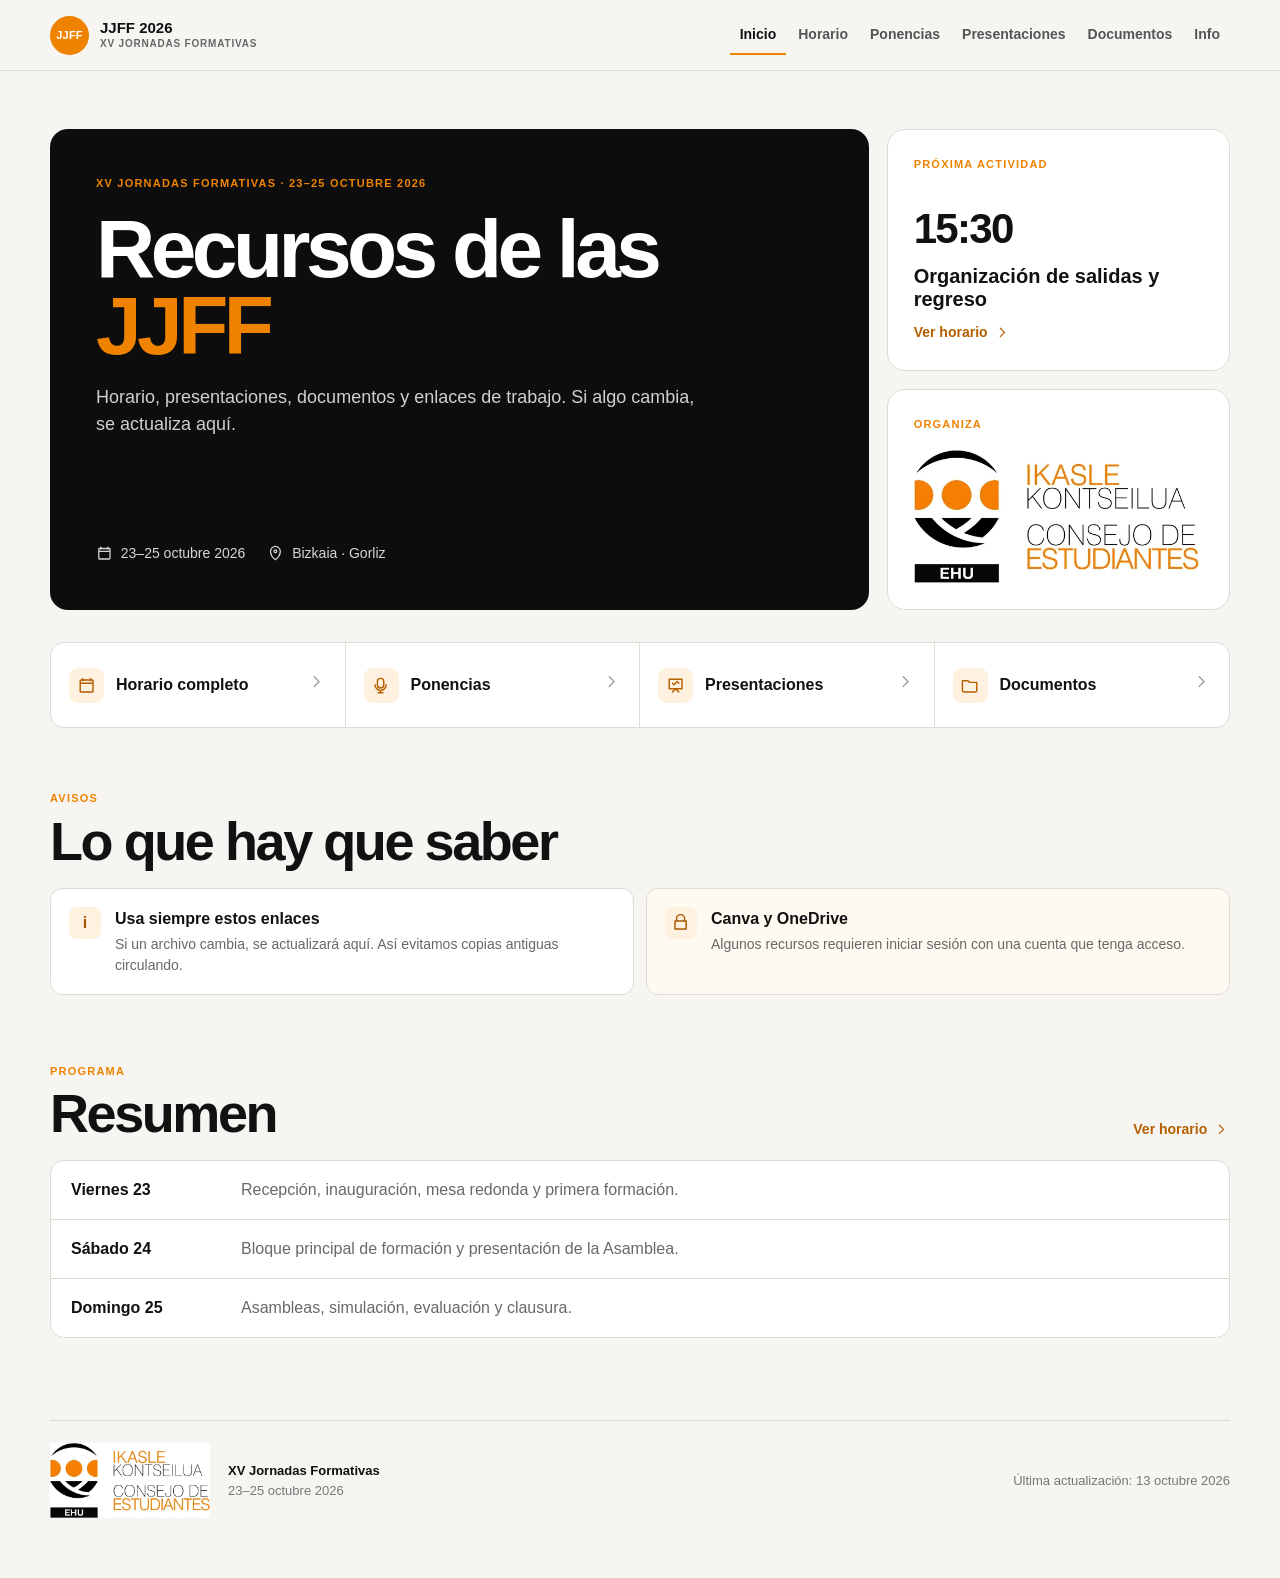
<file: index.html>
<!doctype html><html lang="es"><head><meta charset="utf-8"><meta name="viewport" content="width=device-width,initial-scale=1"><meta name="theme-color" content="#f28c00"><link rel="icon" href="assets/img/favicon.svg"><link rel="stylesheet" href="assets/css/styles.css"><title>JJFF 2026 · Recursos</title><meta name="description" content="Recursos de las XV Jornadas Formativas del Consejo de Estudiantes de la EHU."></head><body><header class="site-header"><div class="container nav"><a class="brand" href="index.html"><span class="brand-mark">JJFF</span><span class="brand-copy"><span>JJFF 2026</span><small>XV Jornadas Formativas</small></span></a><nav class="nav-links" aria-label="Navegación principal"><a class="nav-link" href="index.html">Inicio</a><a class="nav-link" href="horario.html">Horario</a><a class="nav-link" href="ponencias.html">Ponencias</a><a class="nav-link" href="presentaciones.html">Presentaciones</a><a class="nav-link" href="documentos.html">Documentos</a><a class="nav-link" href="info.html">Info</a></nav><button class="menu-button" aria-label="Abrir menú" aria-expanded="false">☰</button></div></header><main>
<section class="hero"><div class="container hero-grid"><div class="hero-main"><div class="eyebrow">XV Jornadas Formativas · <span data-dates></span></div><h1>Recursos de las <span>JJFF</span></h1><p class="hero-lead">Horario, presentaciones, documentos y enlaces de trabajo. Si algo cambia, se actualiza aquí.</p><div class="hero-meta"><span><svg viewBox="0 0 24 24"><path d="M7 3v3M17 3v3M4 9h16M5 5h14a1 1 0 0 1 1 1v13a1 1 0 0 1-1 1H5a1 1 0 0 1-1-1V6a1 1 0 0 1 1-1Z"/></svg><span data-dates></span></span><span><svg viewBox="0 0 24 24"><path d="M12 21s7-5 7-12a7 7 0 1 0-14 0c0 7 7 12 7 12Z"/><circle cx="12" cy="9" r="2"/></svg><span data-location></span></span></div></div><div class="hero-side"><aside class="next-card" id="next-session"></aside><aside class="organizer-card"><span class="small-label">Organiza</span><img data-council-logo alt="Consejo de Estudiantes de la EHU"></aside></div></div></section>
<section class="quick-section"><div class="container quick-grid" id="quick-links"></div></section>
<section class="section compact-section"><div class="container"><div class="section-head"><div><div class="section-kicker">Avisos</div><h2>Lo que hay que saber</h2></div></div><div class="notices" id="notices"></div></div></section>
<section class="section compact-section"><div class="container"><div class="section-head"><div><div class="section-kicker">Programa</div><h2>Resumen</h2></div><a href="horario.html" class="text-link">Ver horario <svg viewBox="0 0 24 24"><path d="m9 18 6-6-6-6"/></svg></a></div><div class="day-summary"><article><strong>Viernes 23</strong><span>Recepción, inauguración, mesa redonda y primera formación.</span></article><article><strong>Sábado 24</strong><span>Bloque principal de formación y presentación de la Asamblea.</span></article><article><strong>Domingo 25</strong><span>Asambleas, simulación, evaluación y clausura.</span></article></div></div></section>
</main><footer class="footer"><div class="container footer-inner"><div class="footer-brand"><img data-council-logo alt="Consejo de Estudiantes de la EHU"><div><strong data-edition>XV Jornadas Formativas</strong><br><span data-dates>23–25 octubre 2026</span></div></div><div class="footer-copy">Última actualización: <span data-updated></span></div></div></footer><script src="assets/js/brand.js"></script><script src="assets/js/data.js"></script><script src="assets/js/site.js"></script></body></html>
</file>
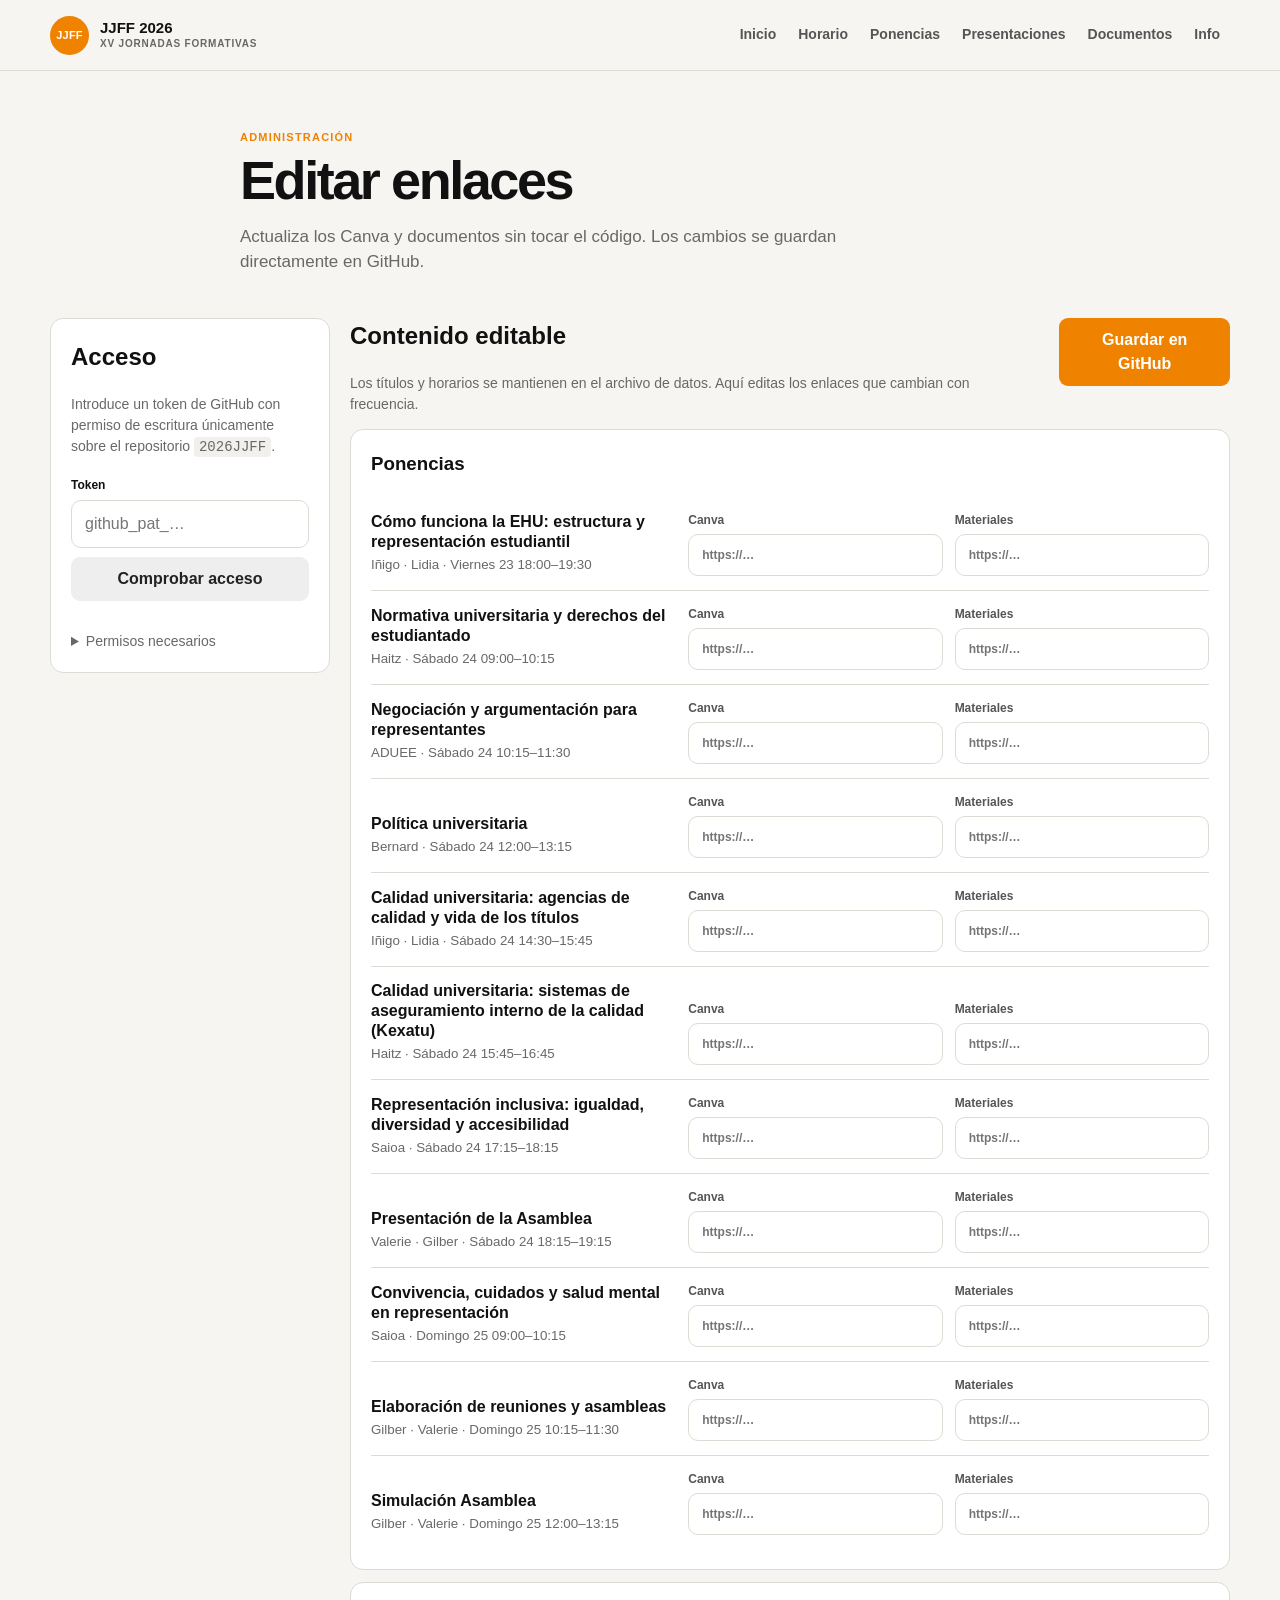
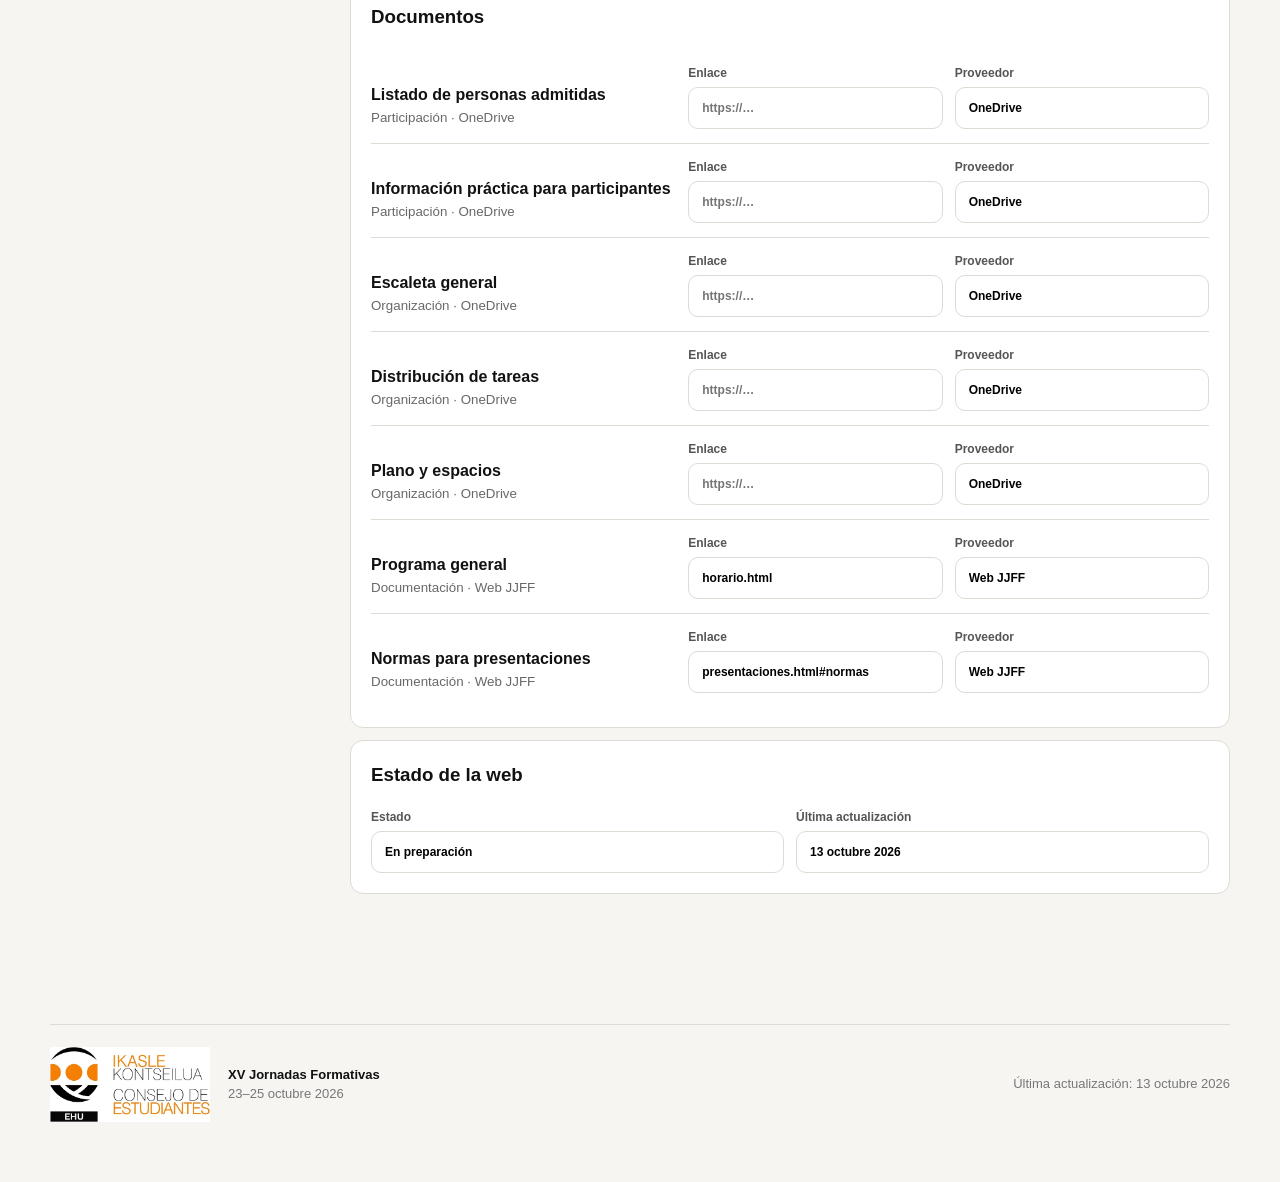
<file: admin.html>
<!doctype html><html lang="es"><head><meta charset="utf-8"><meta name="viewport" content="width=device-width,initial-scale=1"><meta name="theme-color" content="#f28c00"><link rel="icon" href="assets/img/favicon.svg"><link rel="stylesheet" href="assets/css/styles.css"><title>Administración · JJFF 2026</title><meta name="description" content="Panel de administración de enlaces de las JJFF."><meta name="robots" content="noindex,nofollow"></head><body><header class="site-header"><div class="container nav"><a class="brand" href="index.html"><span class="brand-mark">JJFF</span><span class="brand-copy"><span>JJFF 2026</span><small>XV Jornadas Formativas</small></span></a><nav class="nav-links" aria-label="Navegación principal"><a class="nav-link" href="index.html">Inicio</a><a class="nav-link" href="horario.html">Horario</a><a class="nav-link" href="ponencias.html">Ponencias</a><a class="nav-link" href="presentaciones.html">Presentaciones</a><a class="nav-link" href="documentos.html">Documentos</a><a class="nav-link" href="info.html">Info</a></nav><button class="menu-button" aria-label="Abrir menú" aria-expanded="false">☰</button></div></header><main class="admin-main"><section class="page-hero admin-hero"><div class="container page-head"><div class="section-kicker">Administración</div><h1>Editar enlaces</h1><p>Actualiza los Canva y documentos sin tocar el código. Los cambios se guardan directamente en GitHub.</p></div></section><section class="section content-section"><div class="container admin-layout"><aside class="admin-auth"><h2>Acceso</h2><p>Introduce un token de GitHub con permiso de escritura únicamente sobre el repositorio <code>2026JJFF</code>.</p><label class="field-label" for="github-token">Token</label><input class="admin-input" id="github-token" type="password" autocomplete="off" placeholder="github_pat_…"><button class="button secondary" id="test-token" type="button">Comprobar acceso</button><div id="auth-status" class="admin-status" aria-live="polite"></div><details><summary>Permisos necesarios</summary><p>Crea un <em>fine-grained personal access token</em>, limita el acceso a <strong>2026JJFF</strong> y activa <strong>Contents: Read and write</strong>. El token no se guarda en la web ni se incluye en los cambios.</p></details></aside><div class="admin-editor"><div class="admin-topbar"><div><h2>Contenido editable</h2><p>Los títulos y horarios se mantienen en el archivo de datos. Aquí editas los enlaces que cambian con frecuencia.</p></div><button class="button primary" id="save-admin" type="button">Guardar en GitHub</button></div><section class="admin-panel"><h3>Ponencias</h3><div id="admin-talks"></div></section><section class="admin-panel"><h3>Documentos</h3><div id="admin-resources"></div></section><section class="admin-panel"><h3>Estado de la web</h3><div class="admin-grid-two"><label><span>Estado</span><input class="admin-input" id="admin-status-text"></label><label><span>Última actualización</span><input class="admin-input" id="admin-updated-text"></label></div></section><div id="save-status" class="save-status" aria-live="polite"></div></div></div></section></main><footer class="footer"><div class="container footer-inner"><div class="footer-brand"><img data-council-logo alt="Consejo de Estudiantes de la EHU"><div><strong data-edition>XV Jornadas Formativas</strong><br><span data-dates>23–25 octubre 2026</span></div></div><div class="footer-copy">Última actualización: <span data-updated></span></div></div></footer><script src="assets/js/brand.js"></script><script src="assets/js/data.js"></script><script src="assets/js/site.js"></script><script src="assets/js/admin.js"></script></body></html>
</file>
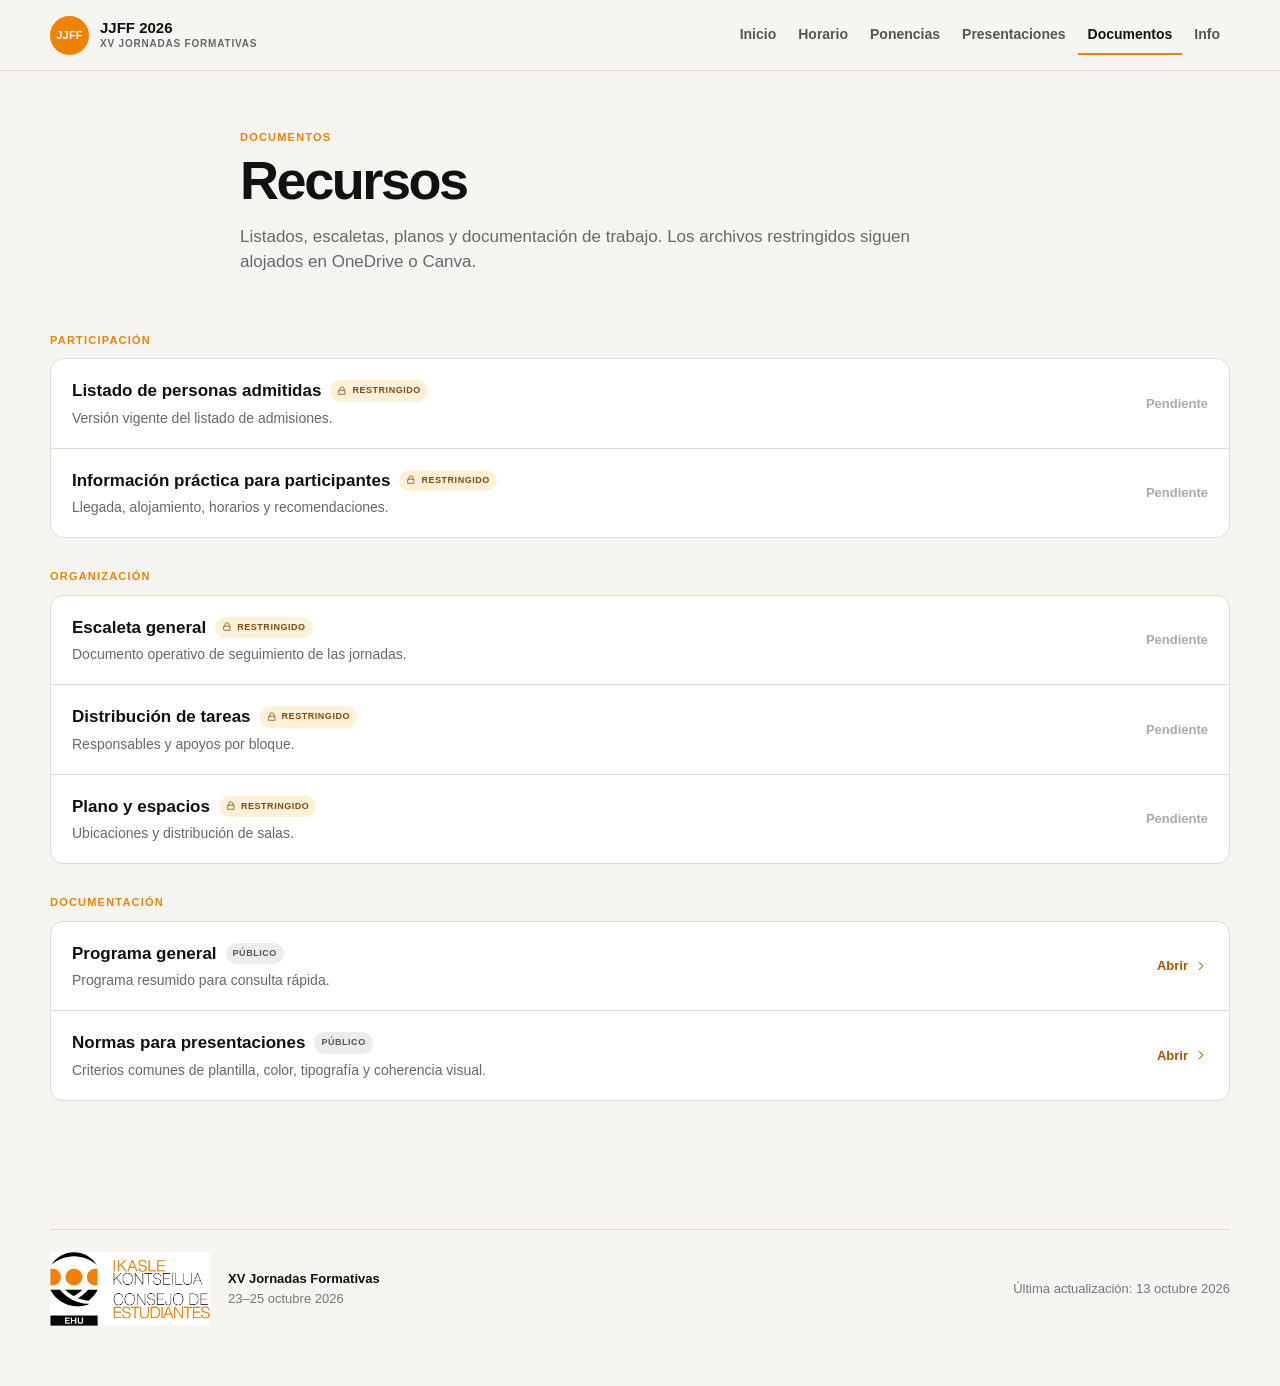
<file: documentos.html>
<!doctype html><html lang="es"><head><meta charset="utf-8"><meta name="viewport" content="width=device-width,initial-scale=1"><meta name="theme-color" content="#f28c00"><link rel="icon" href="assets/img/favicon.svg"><link rel="stylesheet" href="assets/css/styles.css"><title>Documentos · JJFF 2026</title><meta name="description" content="Documentación y recursos de las XV Jornadas Formativas."></head><body><header class="site-header"><div class="container nav"><a class="brand" href="index.html"><span class="brand-mark">JJFF</span><span class="brand-copy"><span>JJFF 2026</span><small>XV Jornadas Formativas</small></span></a><nav class="nav-links" aria-label="Navegación principal"><a class="nav-link" href="index.html">Inicio</a><a class="nav-link" href="horario.html">Horario</a><a class="nav-link" href="ponencias.html">Ponencias</a><a class="nav-link" href="presentaciones.html">Presentaciones</a><a class="nav-link" href="documentos.html">Documentos</a><a class="nav-link" href="info.html">Info</a></nav><button class="menu-button" aria-label="Abrir menú" aria-expanded="false">☰</button></div></header><main><section class="page-hero"><div class="container page-head"><div class="section-kicker">Documentos</div><h1>Recursos</h1><p>Listados, escaletas, planos y documentación de trabajo. Los archivos restringidos siguen alojados en OneDrive o Canva.</p></div></section><section class="section content-section"><div class="container" id="resources"></div></section></main><footer class="footer"><div class="container footer-inner"><div class="footer-brand"><img data-council-logo alt="Consejo de Estudiantes de la EHU"><div><strong data-edition>XV Jornadas Formativas</strong><br><span data-dates>23–25 octubre 2026</span></div></div><div class="footer-copy">Última actualización: <span data-updated></span></div></div></footer><script src="assets/js/brand.js"></script><script src="assets/js/data.js"></script><script src="assets/js/site.js"></script></body></html>
</file>
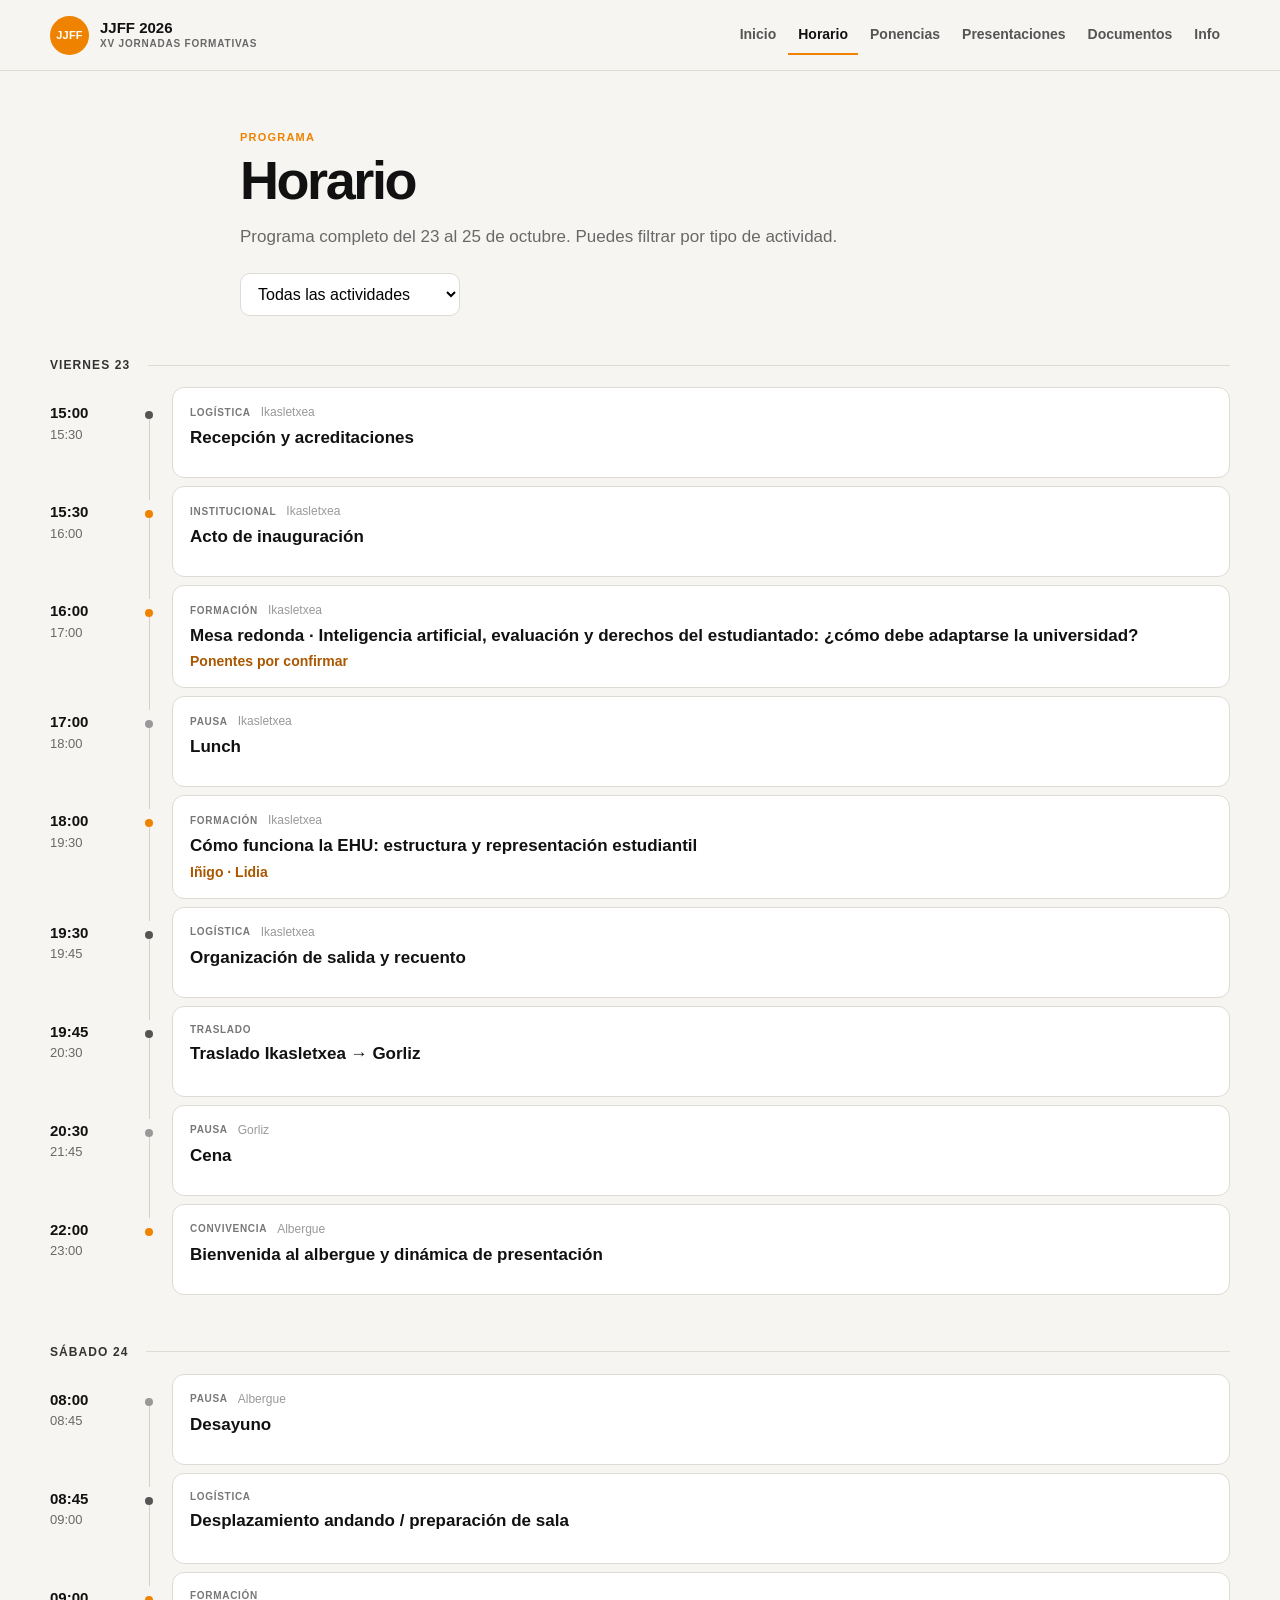
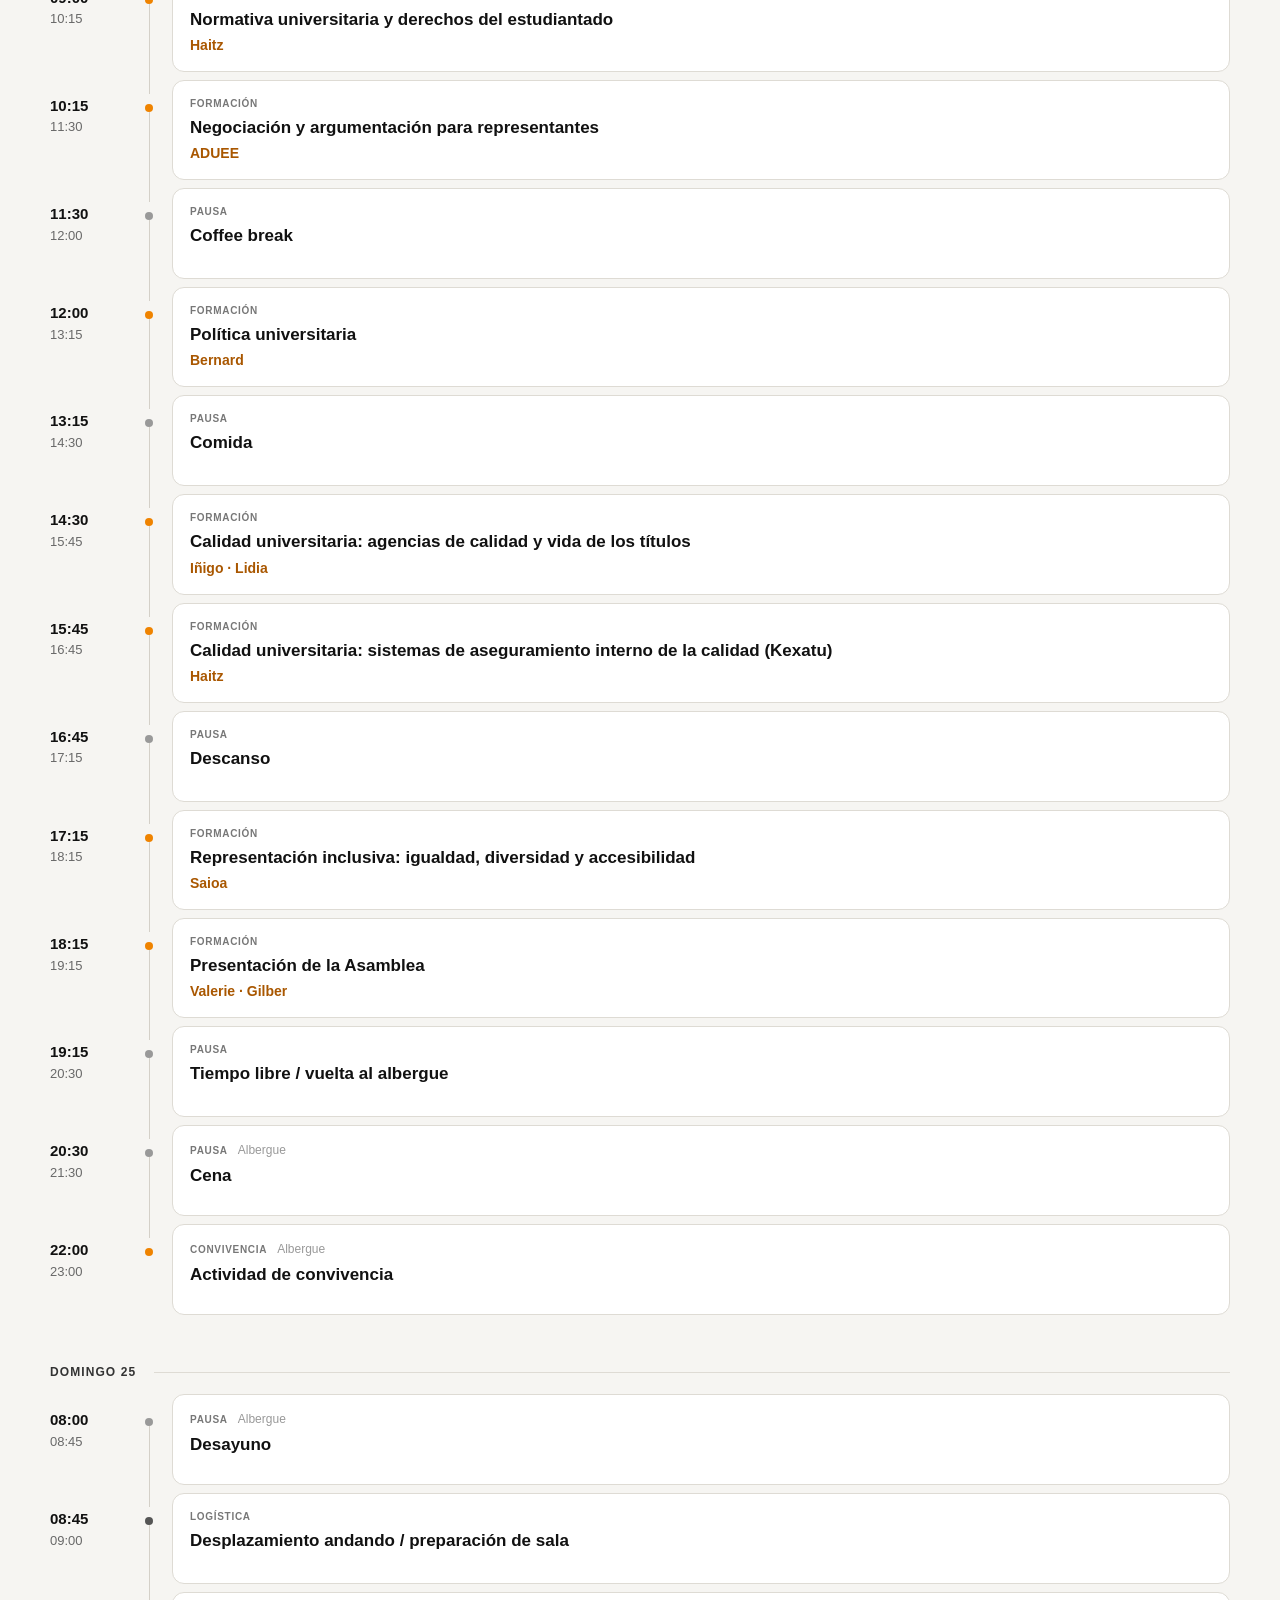
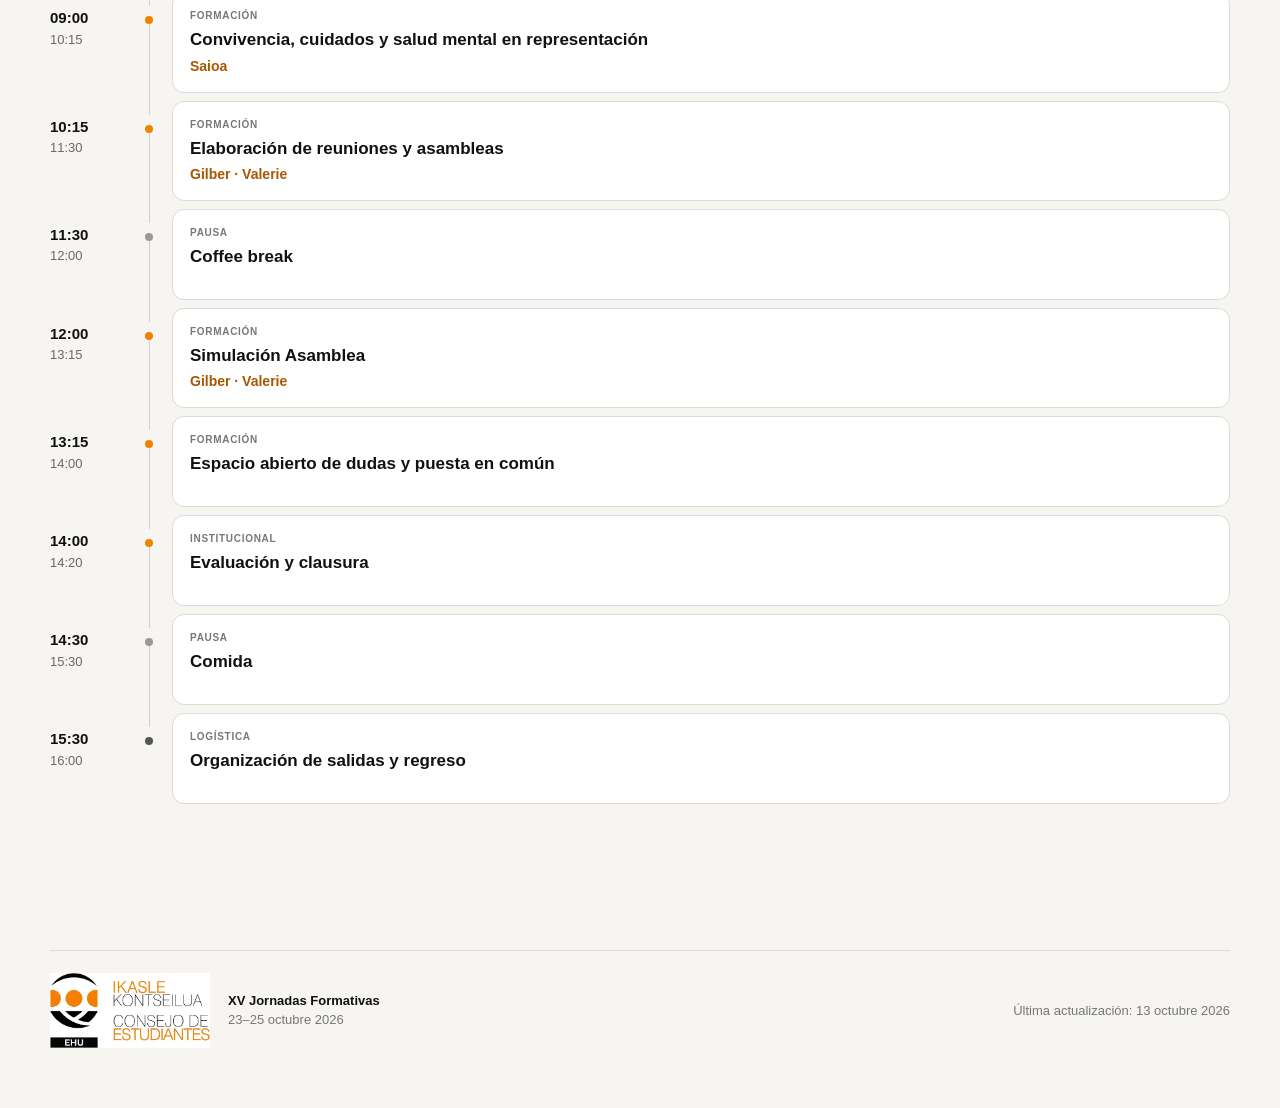
<file: horario.html>
<!doctype html><html lang="es"><head><meta charset="utf-8"><meta name="viewport" content="width=device-width,initial-scale=1"><meta name="theme-color" content="#f28c00"><link rel="icon" href="assets/img/favicon.svg"><link rel="stylesheet" href="assets/css/styles.css"><title>Horario · JJFF 2026</title><meta name="description" content="Horario completo de las XV Jornadas Formativas."></head><body><header class="site-header"><div class="container nav"><a class="brand" href="index.html"><span class="brand-mark">JJFF</span><span class="brand-copy"><span>JJFF 2026</span><small>XV Jornadas Formativas</small></span></a><nav class="nav-links" aria-label="Navegación principal"><a class="nav-link" href="index.html">Inicio</a><a class="nav-link" href="horario.html">Horario</a><a class="nav-link" href="ponencias.html">Ponencias</a><a class="nav-link" href="presentaciones.html">Presentaciones</a><a class="nav-link" href="documentos.html">Documentos</a><a class="nav-link" href="info.html">Info</a></nav><button class="menu-button" aria-label="Abrir menú" aria-expanded="false">☰</button></div></header><main><section class="page-hero"><div class="container page-head"><div class="section-kicker">Programa</div><h1>Horario</h1><p>Programa completo del 23 al 25 de octubre. Puedes filtrar por tipo de actividad.</p><div class="control-bar"><select class="select" id="schedule-filter" aria-label="Filtrar horario"><option value="all">Todas las actividades</option><option value="formacion">Formación</option><option value="institucional">Institucional</option><option value="logistica">Logística</option><option value="traslado">Traslados</option><option value="descanso">Pausas y comidas</option><option value="convivencia">Convivencia</option></select></div></div></section><section class="section content-section"><div class="container" id="schedule"></div></section></main><footer class="footer"><div class="container footer-inner"><div class="footer-brand"><img data-council-logo alt="Consejo de Estudiantes de la EHU"><div><strong data-edition>XV Jornadas Formativas</strong><br><span data-dates>23–25 octubre 2026</span></div></div><div class="footer-copy">Última actualización: <span data-updated></span></div></div></footer><script src="assets/js/brand.js"></script><script src="assets/js/data.js"></script><script src="assets/js/site.js"></script></body></html>
</file>
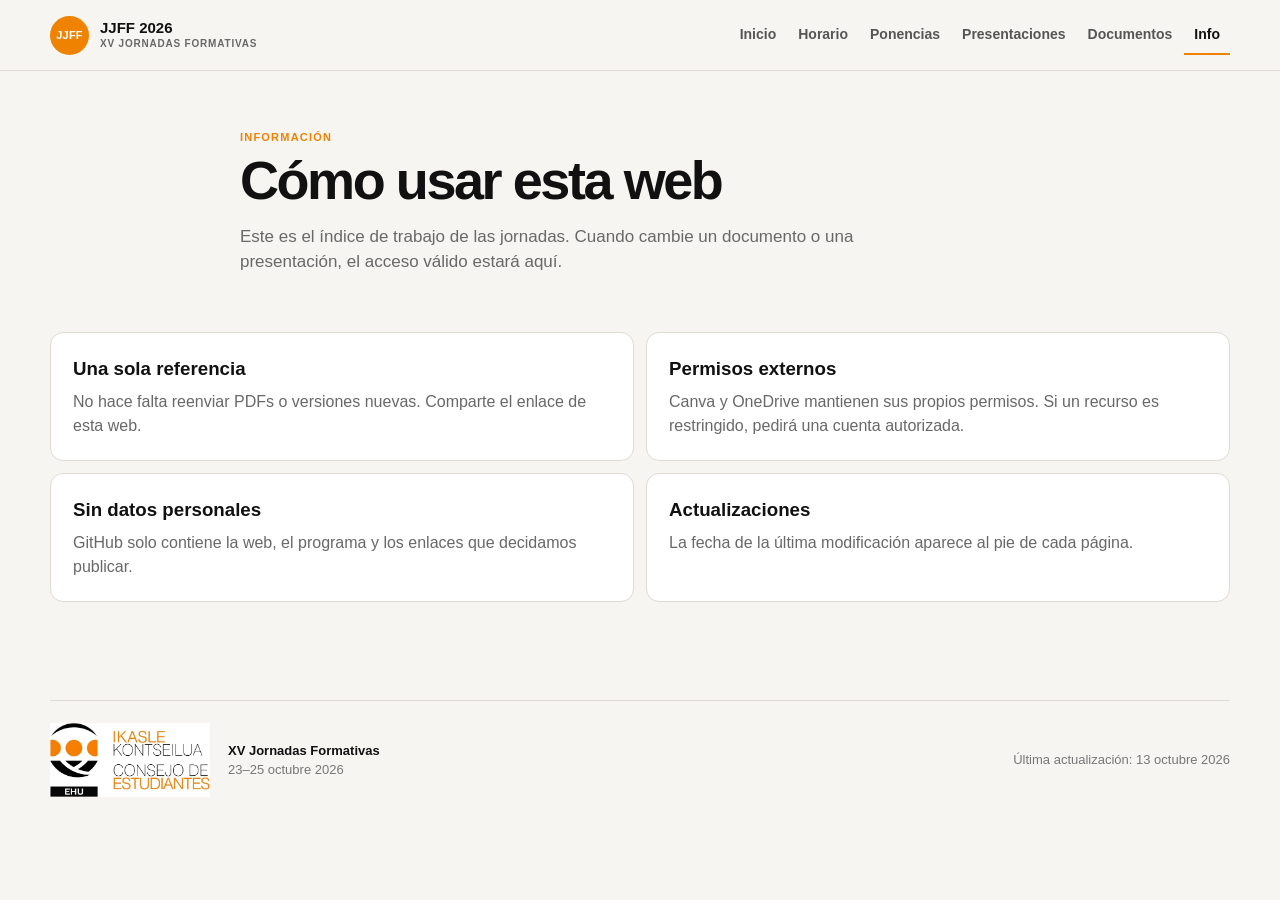
<file: info.html>
<!doctype html><html lang="es"><head><meta charset="utf-8"><meta name="viewport" content="width=device-width,initial-scale=1"><meta name="theme-color" content="#f28c00"><link rel="icon" href="assets/img/favicon.svg"><link rel="stylesheet" href="assets/css/styles.css"><title>Información · JJFF 2026</title><meta name="description" content="Cómo funciona el portal de recursos de las JJFF."></head><body><header class="site-header"><div class="container nav"><a class="brand" href="index.html"><span class="brand-mark">JJFF</span><span class="brand-copy"><span>JJFF 2026</span><small>XV Jornadas Formativas</small></span></a><nav class="nav-links" aria-label="Navegación principal"><a class="nav-link" href="index.html">Inicio</a><a class="nav-link" href="horario.html">Horario</a><a class="nav-link" href="ponencias.html">Ponencias</a><a class="nav-link" href="presentaciones.html">Presentaciones</a><a class="nav-link" href="documentos.html">Documentos</a><a class="nav-link" href="info.html">Info</a></nav><button class="menu-button" aria-label="Abrir menú" aria-expanded="false">☰</button></div></header><main><section class="page-hero"><div class="container page-head"><div class="section-kicker">Información</div><h1>Cómo usar esta web</h1><p>Este es el índice de trabajo de las jornadas. Cuando cambie un documento o una presentación, el acceso válido estará aquí.</p></div></section><section class="section content-section"><div class="container info-grid"><article class="info-card"><h3>Una sola referencia</h3><p>No hace falta reenviar PDFs o versiones nuevas. Comparte el enlace de esta web.</p></article><article class="info-card"><h3>Permisos externos</h3><p>Canva y OneDrive mantienen sus propios permisos. Si un recurso es restringido, pedirá una cuenta autorizada.</p></article><article class="info-card"><h3>Sin datos personales</h3><p>GitHub solo contiene la web, el programa y los enlaces que decidamos publicar.</p></article><article class="info-card"><h3>Actualizaciones</h3><p>La fecha de la última modificación aparece al pie de cada página.</p></article></div></section></main><footer class="footer"><div class="container footer-inner"><div class="footer-brand"><img data-council-logo alt="Consejo de Estudiantes de la EHU"><div><strong data-edition>XV Jornadas Formativas</strong><br><span data-dates>23–25 octubre 2026</span></div></div><div class="footer-copy">Última actualización: <span data-updated></span></div></div></footer><script src="assets/js/brand.js"></script><script src="assets/js/data.js"></script><script src="assets/js/site.js"></script></body></html>
</file>
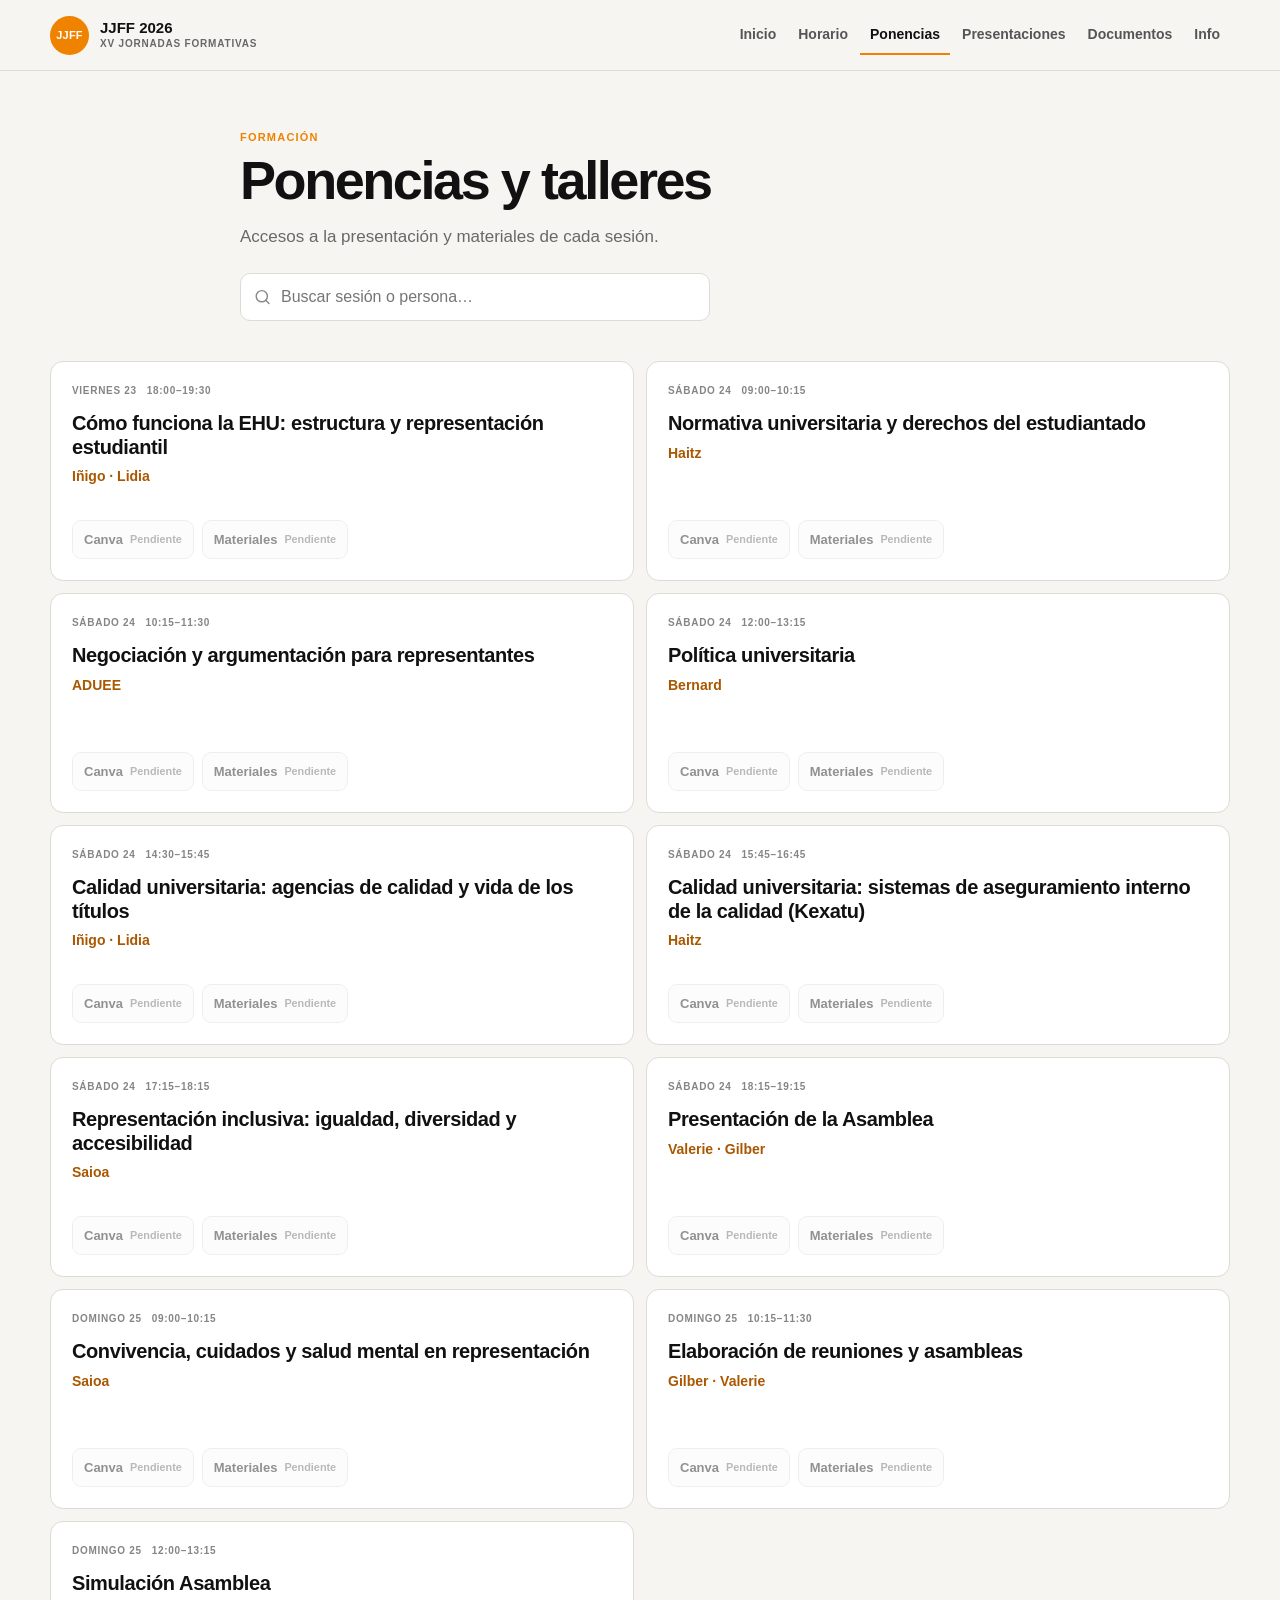
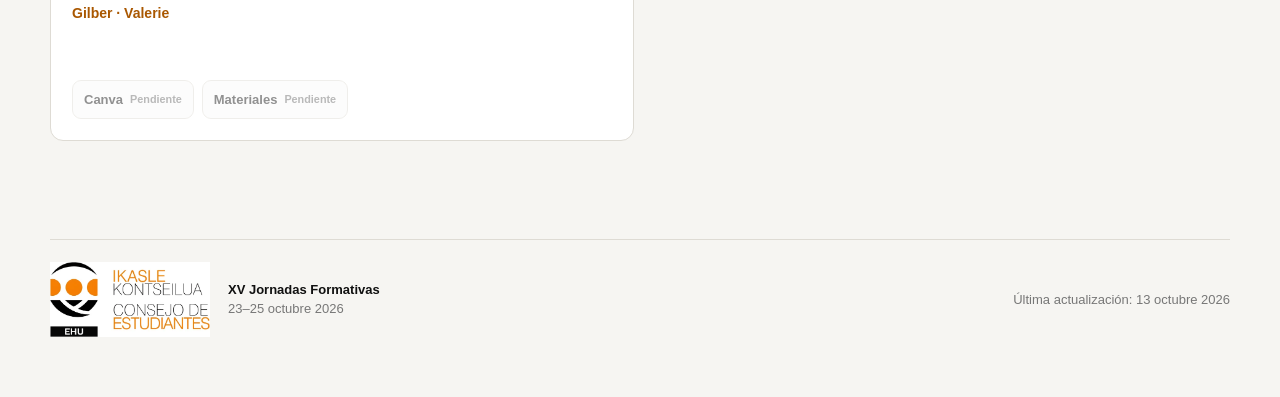
<file: ponencias.html>
<!doctype html><html lang="es"><head><meta charset="utf-8"><meta name="viewport" content="width=device-width,initial-scale=1"><meta name="theme-color" content="#f28c00"><link rel="icon" href="assets/img/favicon.svg"><link rel="stylesheet" href="assets/css/styles.css"><title>Ponencias · JJFF 2026</title><meta name="description" content="Ponencias y materiales de las XV Jornadas Formativas."></head><body><header class="site-header"><div class="container nav"><a class="brand" href="index.html"><span class="brand-mark">JJFF</span><span class="brand-copy"><span>JJFF 2026</span><small>XV Jornadas Formativas</small></span></a><nav class="nav-links" aria-label="Navegación principal"><a class="nav-link" href="index.html">Inicio</a><a class="nav-link" href="horario.html">Horario</a><a class="nav-link" href="ponencias.html">Ponencias</a><a class="nav-link" href="presentaciones.html">Presentaciones</a><a class="nav-link" href="documentos.html">Documentos</a><a class="nav-link" href="info.html">Info</a></nav><button class="menu-button" aria-label="Abrir menú" aria-expanded="false">☰</button></div></header><main><section class="page-hero"><div class="container page-head"><div class="section-kicker">Formación</div><h1>Ponencias y talleres</h1><p>Accesos a la presentación y materiales de cada sesión.</p><div class="control-bar"><div class="search-wrap"><svg viewBox="0 0 24 24"><circle cx="11" cy="11" r="7"/><path d="m20 20-4-4"/></svg><input class="search-box" id="talk-search" placeholder="Buscar sesión o persona…" aria-label="Buscar ponencias"></div></div></div></section><section class="section content-section"><div class="container talk-grid" id="talks"></div></section></main><footer class="footer"><div class="container footer-inner"><div class="footer-brand"><img data-council-logo alt="Consejo de Estudiantes de la EHU"><div><strong data-edition>XV Jornadas Formativas</strong><br><span data-dates>23–25 octubre 2026</span></div></div><div class="footer-copy">Última actualización: <span data-updated></span></div></div></footer><script src="assets/js/brand.js"></script><script src="assets/js/data.js"></script><script src="assets/js/site.js"></script></body></html>
</file>
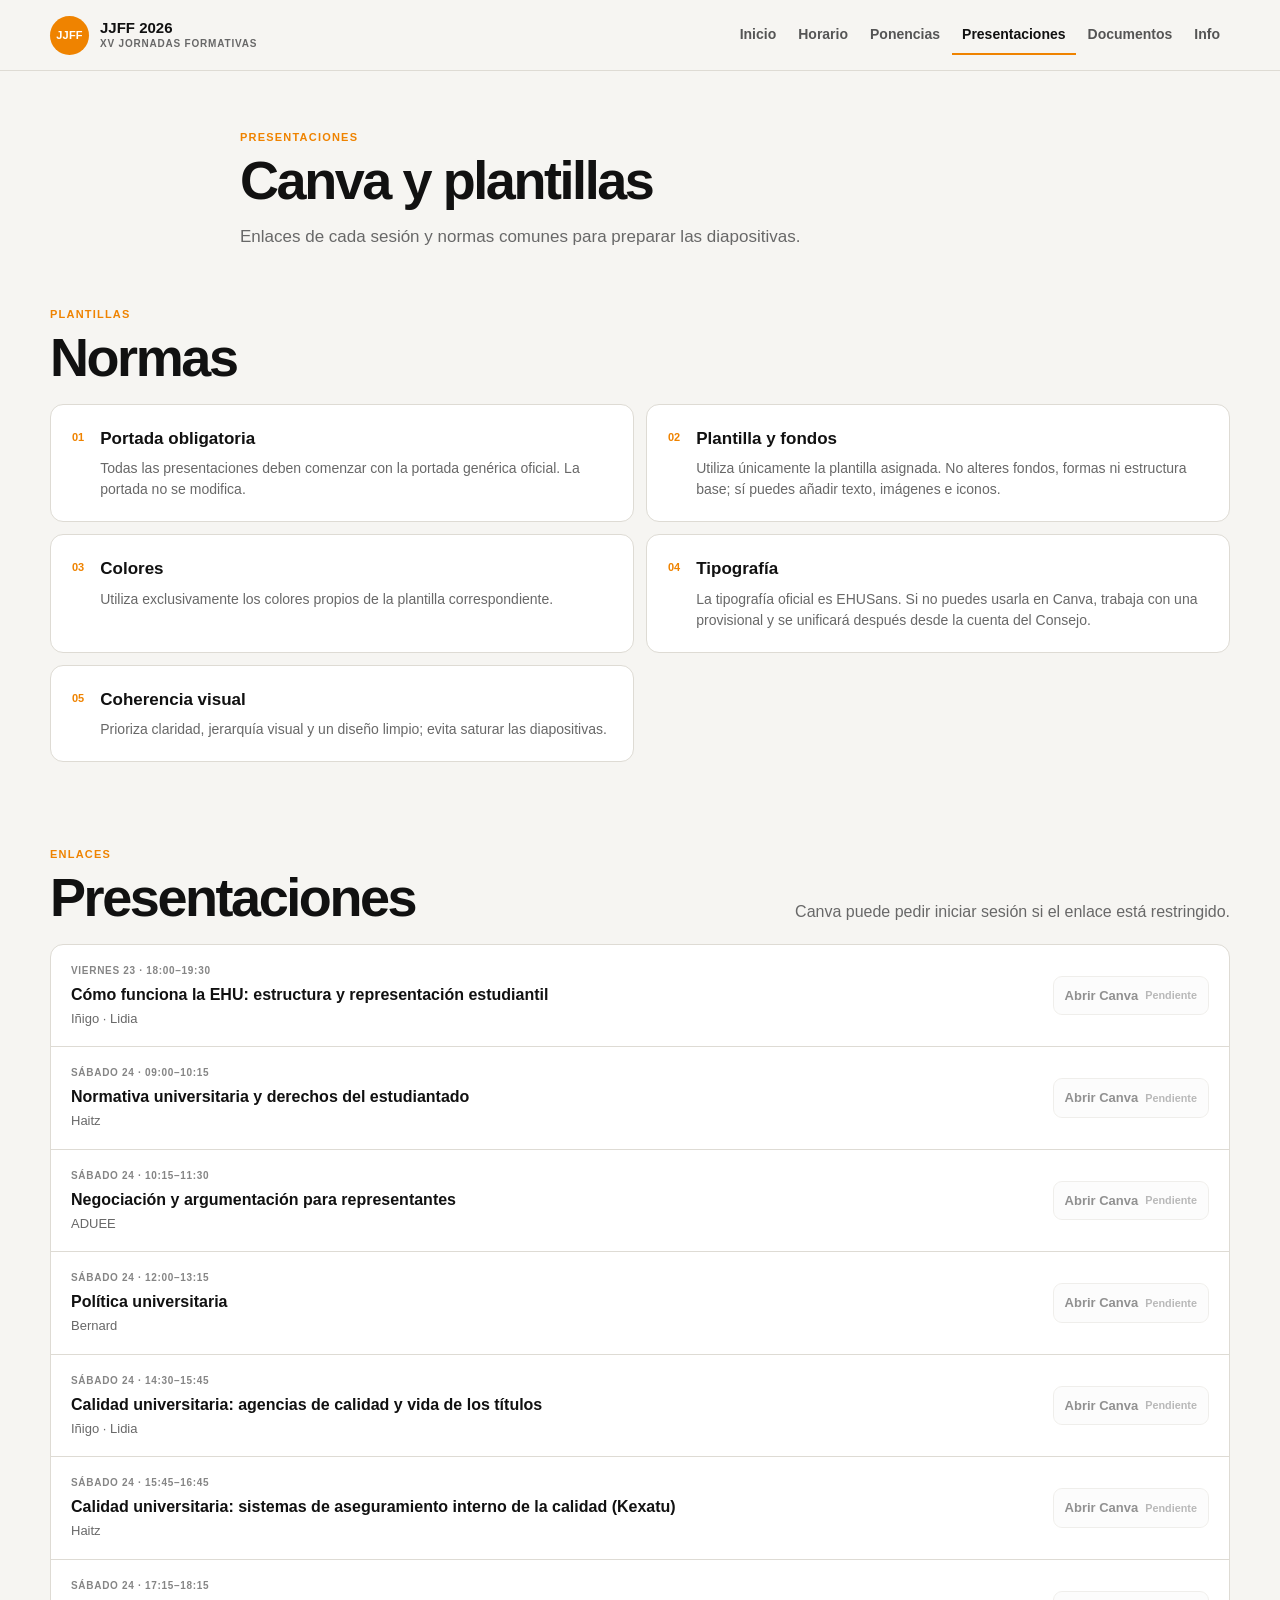
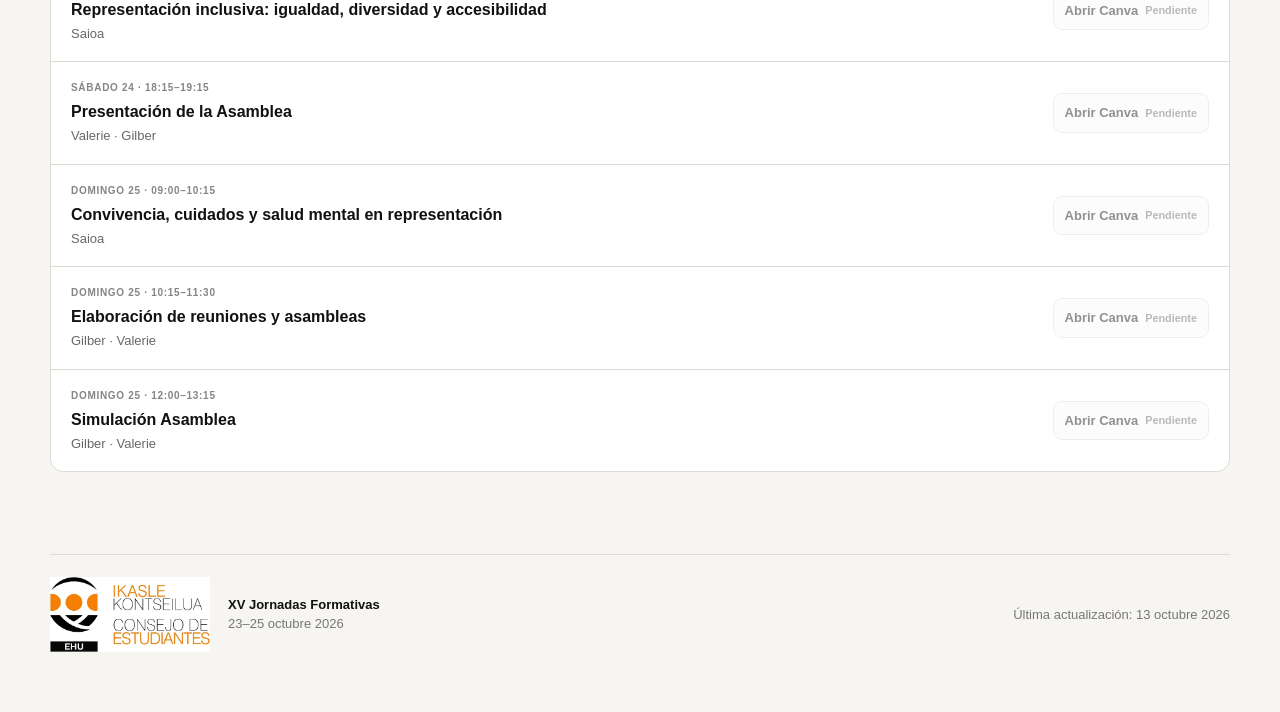
<file: presentaciones.html>
<!doctype html><html lang="es"><head><meta charset="utf-8"><meta name="viewport" content="width=device-width,initial-scale=1"><meta name="theme-color" content="#f28c00"><link rel="icon" href="assets/img/favicon.svg"><link rel="stylesheet" href="assets/css/styles.css"><title>Presentaciones · JJFF 2026</title><meta name="description" content="Presentaciones, plantillas y normas de las XV Jornadas Formativas."></head><body><header class="site-header"><div class="container nav"><a class="brand" href="index.html"><span class="brand-mark">JJFF</span><span class="brand-copy"><span>JJFF 2026</span><small>XV Jornadas Formativas</small></span></a><nav class="nav-links" aria-label="Navegación principal"><a class="nav-link" href="index.html">Inicio</a><a class="nav-link" href="horario.html">Horario</a><a class="nav-link" href="ponencias.html">Ponencias</a><a class="nav-link" href="presentaciones.html">Presentaciones</a><a class="nav-link" href="documentos.html">Documentos</a><a class="nav-link" href="info.html">Info</a></nav><button class="menu-button" aria-label="Abrir menú" aria-expanded="false">☰</button></div></header><main><section class="page-hero"><div class="container page-head"><div class="section-kicker">Presentaciones</div><h1>Canva y plantillas</h1><p>Enlaces de cada sesión y normas comunes para preparar las diapositivas.</p></div></section><section class="section content-section" id="normas"><div class="container"><div class="section-head"><div><div class="section-kicker">Plantillas</div><h2>Normas</h2></div></div><div class="rule-grid" id="presentation-rules"></div></div></section><section class="section compact-section"><div class="container"><div class="section-head"><div><div class="section-kicker">Enlaces</div><h2>Presentaciones</h2></div><p>Canva puede pedir iniciar sesión si el enlace está restringido.</p></div><div class="presentation-list" id="presentation-links"></div></div></section></main><footer class="footer"><div class="container footer-inner"><div class="footer-brand"><img data-council-logo alt="Consejo de Estudiantes de la EHU"><div><strong data-edition>XV Jornadas Formativas</strong><br><span data-dates>23–25 octubre 2026</span></div></div><div class="footer-copy">Última actualización: <span data-updated></span></div></div></footer><script src="assets/js/brand.js"></script><script src="assets/js/data.js"></script><script src="assets/js/site.js"></script></body></html>
</file>
<file: assets/css/styles.css>
:root{
  --bg:#f6f5f2; --surface:#fff; --ink:#111; --muted:#686868; --line:#dedbd4;
  --orange:#ef8300; --orange-soft:#fff1df; --black:#0d0d0d; --green:#1f7a53;
  --radius:14px; --shadow:0 14px 40px rgba(0,0,0,.07); --max:1180px;
}
*{box-sizing:border-box} html{scroll-behavior:smooth} body{margin:0;background:var(--bg);color:var(--ink);font-family:EHUSans,Inter,ui-sans-serif,-apple-system,BlinkMacSystemFont,"Segoe UI",sans-serif;line-height:1.5} button,input,select{font:inherit} a{color:inherit;text-decoration:none} svg{width:1.2em;height:1.2em;fill:none;stroke:currentColor;stroke-width:1.8;stroke-linecap:round;stroke-linejoin:round}.container{width:min(calc(100% - 36px),var(--max));margin:auto}
.site-header{position:sticky;top:0;z-index:50;background:rgba(246,245,242,.94);backdrop-filter:blur(16px);border-bottom:1px solid var(--line)}
.nav{height:70px;display:flex;align-items:center;gap:28px}.brand{display:flex;align-items:center;gap:11px;font-weight:800}.brand-mark{width:39px;height:39px;border-radius:50%;background:var(--orange);color:#fff;display:grid;place-items:center;font-size:11px;letter-spacing:.02em}.brand-copy{display:flex;flex-direction:column;line-height:1.08}.brand-copy>span{font-size:15px}.brand-copy small{font-size:10px;letter-spacing:.08em;text-transform:uppercase;color:var(--muted);font-weight:700;margin-top:3px}.nav-links{margin-left:auto;display:flex;gap:2px}.nav-link{padding:8px 10px;border-bottom:2px solid transparent;color:#555;font-size:14px;font-weight:650}.nav-link:hover,.nav-link.active{color:var(--ink);border-color:var(--orange)}.menu-button{display:none;margin-left:auto;border:1px solid var(--line);background:#fff;border-radius:10px;width:42px;height:42px;font-size:20px}
.hero{padding:58px 0 24px}.hero-grid{display:grid;grid-template-columns:minmax(0,1.55fr) minmax(300px,.65fr);gap:18px}.hero-main{background:var(--black);color:#fff;border-radius:18px;padding:46px;min-height:380px;display:flex;flex-direction:column}.eyebrow,.section-kicker,.small-label{font-size:11px;font-weight:800;letter-spacing:.11em;text-transform:uppercase;color:var(--orange)}.hero h1{font-size:clamp(48px,7vw,82px);line-height:.94;letter-spacing:-.055em;margin:18px 0 20px;max-width:720px}.hero h1 span{color:var(--orange)}.hero-lead{font-size:18px;color:#d0d0d0;max-width:610px;margin:0}.hero-meta{margin-top:auto;padding-top:42px;display:flex;gap:22px;color:#d6d6d6;font-size:14px}.hero-meta span{display:flex;gap:8px;align-items:center}.hero-side{display:flex;flex-direction:column;gap:18px}.next-card,.organizer-card{background:#fff;border:1px solid var(--line);border-radius:18px;padding:26px}.next-card{flex:1}.next-time{font-size:42px;font-weight:850;letter-spacing:-.04em;margin-top:24px}.next-title{font-size:20px;font-weight:800;line-height:1.18;margin:5px 0 8px}.next-meta{color:var(--muted);margin-bottom:22px}.organizer-card{min-height:148px;display:flex;flex-direction:column;justify-content:space-between}.organizer-card img{width:min(100%,285px);height:auto;margin-top:18px}.text-link{display:inline-flex;align-items:center;gap:6px;font-size:14px;font-weight:760;color:#b55f00}.text-link:hover{text-decoration:underline}
.quick-section{padding:8px 0 28px}.quick-grid{display:grid;grid-template-columns:repeat(4,1fr);border:1px solid var(--line);border-radius:14px;overflow:hidden;background:#fff}.quick-card{min-height:84px;padding:18px;display:flex;align-items:center;gap:12px;font-weight:800;border-right:1px solid var(--line);transition:.15s}.quick-card:last-child{border-right:0}.quick-card:hover{background:var(--orange-soft)}.quick-icon{width:35px;height:35px;border-radius:9px;display:grid;place-items:center;background:var(--orange-soft);color:#b65f00}.quick-arrow{margin-left:auto;color:#a3a09a}.tone-blue .quick-icon,.tone-violet .quick-icon,.tone-orange .quick-icon,.tone-green .quick-icon{color:#b65f00;background:var(--orange-soft)}
.section{padding:50px 0}.compact-section{padding:34px 0}.content-section{padding-top:12px}.section-head{display:flex;justify-content:space-between;align-items:end;gap:24px;margin-bottom:20px}.section-head h2,.page-head h1{font-size:clamp(34px,5vw,54px);line-height:1;letter-spacing:-.045em;margin:7px 0 0}.section-head p{max-width:520px;color:var(--muted);margin:0}.notices{display:grid;grid-template-columns:1fr 1fr;gap:12px}.notice{display:flex;gap:14px;padding:18px;border-radius:12px;background:#fff;border:1px solid var(--line)}.notice.locked{background:#fffaf1}.notice-symbol{width:32px;height:32px;border-radius:8px;background:var(--orange-soft);color:#a95700;font-weight:850;display:grid;place-items:center;flex:0 0 auto}.notice strong{display:block}.notice p{margin:3px 0 0;color:var(--muted);font-size:14px}.day-summary{background:#fff;border:1px solid var(--line);border-radius:14px;overflow:hidden}.day-summary article{display:grid;grid-template-columns:150px 1fr;gap:20px;padding:17px 20px;border-bottom:1px solid var(--line)}.day-summary article:last-child{border-bottom:0}.day-summary span{color:var(--muted)}
.page-hero{padding:58px 0 28px}.page-head{max-width:800px}.page-head p{font-size:17px;color:var(--muted);max-width:680px}.control-bar{display:flex;gap:12px;align-items:center;margin:24px 0 0}.select,.search-box,.admin-input{background:#fff;border:1px solid var(--line);border-radius:10px;padding:11px 13px;font:inherit;outline:none}.select{min-width:220px}.search-wrap{position:relative;max-width:470px;flex:1}.search-wrap svg{position:absolute;left:13px;top:50%;transform:translateY(-50%);color:#898989}.search-box{width:100%;padding-left:40px}.search-box:focus,.select:focus,.admin-input:focus{border-color:#df9d4f;box-shadow:0 0 0 3px rgba(239,131,0,.12)}
.day-block{margin-bottom:40px}.day-heading{display:flex;align-items:center;gap:18px;font-size:12px;text-transform:uppercase;letter-spacing:.09em;font-weight:850;color:#333;margin-bottom:13px}.day-line{height:1px;background:var(--line);flex:1}.timeline{display:flex;flex-direction:column}.timeline-item{display:grid;grid-template-columns:76px 18px 1fr;gap:14px;min-height:99px}.time{padding-top:15px;display:flex;flex-direction:column;font-size:13px;color:var(--muted)}.time strong{font-size:15px;color:var(--ink)}.timeline-dot{position:relative}.timeline-dot:before{content:"";position:absolute;top:24px;left:5px;width:8px;height:8px;border-radius:50%;background:var(--orange);z-index:2}.timeline-dot:after{content:"";position:absolute;top:32px;bottom:-14px;left:8.5px;width:1px;background:#d4d0c8}.timeline-item:last-child .timeline-dot:after{display:none}.type-descanso .timeline-dot:before{background:#999}.type-traslado .timeline-dot:before,.type-logistica .timeline-dot:before{background:#555}.event-card{background:#fff;border-radius:12px;padding:15px 17px;margin-bottom:8px;border:1px solid var(--line)}.event-top{display:flex;gap:10px;align-items:center;margin-bottom:6px}.badge{font-size:10px;text-transform:uppercase;letter-spacing:.07em;font-weight:800;color:#777}.place{font-size:12px;color:#999}.event-card h3{font-size:17px;line-height:1.25;margin:0}.speaker{margin:5px 0 0;color:#a95700;font-weight:750;font-size:14px}
.talk-grid{display:grid;grid-template-columns:repeat(2,1fr);gap:12px}.talk-card{background:#fff;border-radius:13px;padding:21px;border:1px solid var(--line);display:flex;flex-direction:column;min-height:220px}.talk-meta,.mini-meta{display:flex;gap:10px;font-size:10px;text-transform:uppercase;letter-spacing:.07em;font-weight:800;color:#858585}.talk-card h3{font-size:20px;line-height:1.18;letter-spacing:-.02em;margin:14px 0 2px}.talk-actions{display:flex;gap:8px;margin-top:auto;padding-top:18px}.resource-btn{border:1px solid var(--line);background:#fafafa;border-radius:9px;padding:9px 11px;display:flex;align-items:center;gap:7px;font-size:13px;font-weight:800}.resource-btn:hover{border-color:#c9b08f;background:#fffaf1}.resource-btn small{font-weight:600;color:var(--muted)}.resource-btn.disabled{opacity:.46;cursor:not-allowed}.resource-btn svg{margin-left:4px}.empty{grid-column:1/-1;background:#fff;border-radius:12px;padding:28px;color:var(--muted);border:1px solid var(--line)}
.resource-group{margin-bottom:30px}.resource-list{margin-top:10px;background:#fff;border-radius:13px;overflow:hidden;border:1px solid var(--line)}.resource-row{display:flex;gap:20px;align-items:center;justify-content:space-between;padding:19px 21px;border-bottom:1px solid var(--line)}.resource-row:last-child{border-bottom:0}.resource-title{display:flex;align-items:center;gap:9px;flex-wrap:wrap}.resource-title h3{margin:0;font-size:17px}.resource-row p{margin:4px 0 0;color:var(--muted);font-size:14px}.lock-badge,.public-badge{display:inline-flex;align-items:center;gap:5px;font-size:9px;text-transform:uppercase;letter-spacing:.06em;font-weight:800;padding:4px 7px;border-radius:999px}.lock-badge{background:#fff0d8;color:#7d4c0e}.public-badge{background:#ececec;color:#555}.lock-badge svg{width:10px;height:10px}.open-link{white-space:nowrap;display:flex;align-items:center;gap:6px;color:#a95700;font-size:13px;font-weight:800}.open-link.muted{color:#aaa}.open-link svg{width:14px;height:14px}
.rule-grid{display:grid;grid-template-columns:repeat(2,1fr);gap:12px}.rule-card{background:#fff;border-radius:13px;padding:21px;display:flex;gap:16px;border:1px solid var(--line)}.rule-num{font-size:11px;font-weight:850;color:var(--orange);padding-top:3px}.rule-card h3{margin:0 0 7px;font-size:17px}.rule-card p{margin:0;color:var(--muted);font-size:14px}.presentation-list{background:#fff;border:1px solid var(--line);border-radius:13px;overflow:hidden}.presentation-row{display:flex;align-items:center;justify-content:space-between;gap:24px;padding:18px 20px;border-bottom:1px solid var(--line)}.presentation-row:last-child{border-bottom:0}.presentation-row h3{margin:5px 0 2px;font-size:16px}.presentation-row p{margin:0;color:var(--muted);font-size:13px}
.info-grid{display:grid;grid-template-columns:1fr 1fr;gap:12px}.info-card{background:#fff;border:1px solid var(--line);border-radius:13px;padding:22px}.info-card h3{margin:0 0 7px}.info-card p{color:var(--muted);margin:0}.footer{padding:48px 0 60px;color:#777}.footer-inner{border-top:1px solid var(--line);padding-top:22px;display:flex;justify-content:space-between;align-items:center;gap:24px;font-size:13px}.footer-brand{display:flex;align-items:center;gap:18px}.footer-brand img{width:160px;height:auto}.footer strong{color:var(--ink)}.footer-copy{text-align:right}
/* Admin */
.admin-main{min-height:80vh}.admin-hero{padding-bottom:14px}.admin-layout{display:grid;grid-template-columns:280px 1fr;gap:20px;align-items:start}.admin-auth,.admin-panel{background:#fff;border:1px solid var(--line);border-radius:13px;padding:20px}.admin-auth{position:sticky;top:90px}.admin-auth h2,.admin-panel h3,.admin-topbar h2{margin-top:0}.admin-auth p,.admin-topbar p,.admin-auth details{color:var(--muted);font-size:14px}.field-label{display:block;font-size:12px;font-weight:800;margin:18px 0 6px}.admin-input{width:100%}.button{border:0;border-radius:9px;padding:10px 14px;font-weight:800;cursor:pointer}.button.primary{background:var(--orange);color:#fff}.button.primary:hover{background:#d97600}.button.secondary{background:#eee;color:#222;margin-top:9px;width:100%}.admin-status,.save-status{font-size:13px;margin-top:10px;min-height:20px}.admin-status.ok,.save-status.ok{color:var(--green)}.admin-status.error,.save-status.error{color:#a42c23}.admin-editor{min-width:0}.admin-topbar{display:flex;justify-content:space-between;gap:20px;align-items:start;margin-bottom:14px}.admin-topbar p{margin:4px 0 0}.admin-panel{margin-bottom:12px}.admin-row{display:grid;grid-template-columns:minmax(220px,1.2fr) 1fr 1fr;gap:12px;padding:14px 0;border-bottom:1px solid var(--line);align-items:end}.admin-row:last-child{border-bottom:0}.admin-row-title strong{display:block;line-height:1.25}.admin-row-title small{color:var(--muted)}.admin-row label,.admin-grid-two label{font-size:12px;font-weight:700;color:#555}.admin-row label span,.admin-grid-two label span{display:block;margin-bottom:5px}.admin-grid-two{display:grid;grid-template-columns:1fr 1fr;gap:12px}code{background:#f1f0ed;padding:2px 5px;border-radius:4px}
@media(max-width:900px){.nav-links{display:none;position:absolute;top:63px;left:18px;right:18px;background:#fff;border:1px solid var(--line);border-radius:12px;padding:7px;box-shadow:var(--shadow);flex-direction:column}.nav-links.open{display:flex}.nav-link{border:0;border-left:3px solid transparent}.nav-link.active{border-color:var(--orange)}.menu-button{display:block}.hero{padding-top:34px}.hero-grid{grid-template-columns:1fr}.hero-main{min-height:350px}.hero-side{display:grid;grid-template-columns:1fr 1fr}.quick-grid{grid-template-columns:1fr 1fr}.quick-card:nth-child(2){border-right:0}.quick-card:nth-child(-n+2){border-bottom:1px solid var(--line)}.talk-grid,.rule-grid,.info-grid{grid-template-columns:1fr}.admin-layout{grid-template-columns:1fr}.admin-auth{position:static}.admin-row{grid-template-columns:1fr}.admin-topbar{align-items:stretch;flex-direction:column}.admin-topbar .button{align-self:flex-start}}
@media(max-width:640px){.container{width:min(calc(100% - 24px),var(--max))}.nav{height:64px}.brand-copy small{display:none}.hero-main{padding:28px;border-radius:14px}.hero h1{font-size:52px}.hero-meta{padding-top:38px;display:grid;gap:7px}.hero-side{grid-template-columns:1fr}.quick-grid{grid-template-columns:1fr}.quick-card{border-right:0;border-bottom:1px solid var(--line)}.quick-card:last-child{border-bottom:0}.notices{grid-template-columns:1fr}.section{padding:38px 0}.compact-section{padding:26px 0}.section-head{display:block}.section-head p{margin-top:12px}.day-summary article{grid-template-columns:1fr;gap:3px}.timeline-item{grid-template-columns:58px 16px 1fr;gap:8px}.event-card{padding:13px}.talk-actions{flex-direction:column}.resource-row,.presentation-row{align-items:flex-start;flex-direction:column}.footer-inner,.footer-brand{align-items:flex-start;flex-direction:column}.footer-copy{text-align:left}.control-bar{align-items:stretch;flex-direction:column}.select{width:100%}.admin-grid-two{grid-template-columns:1fr}}
</file>
